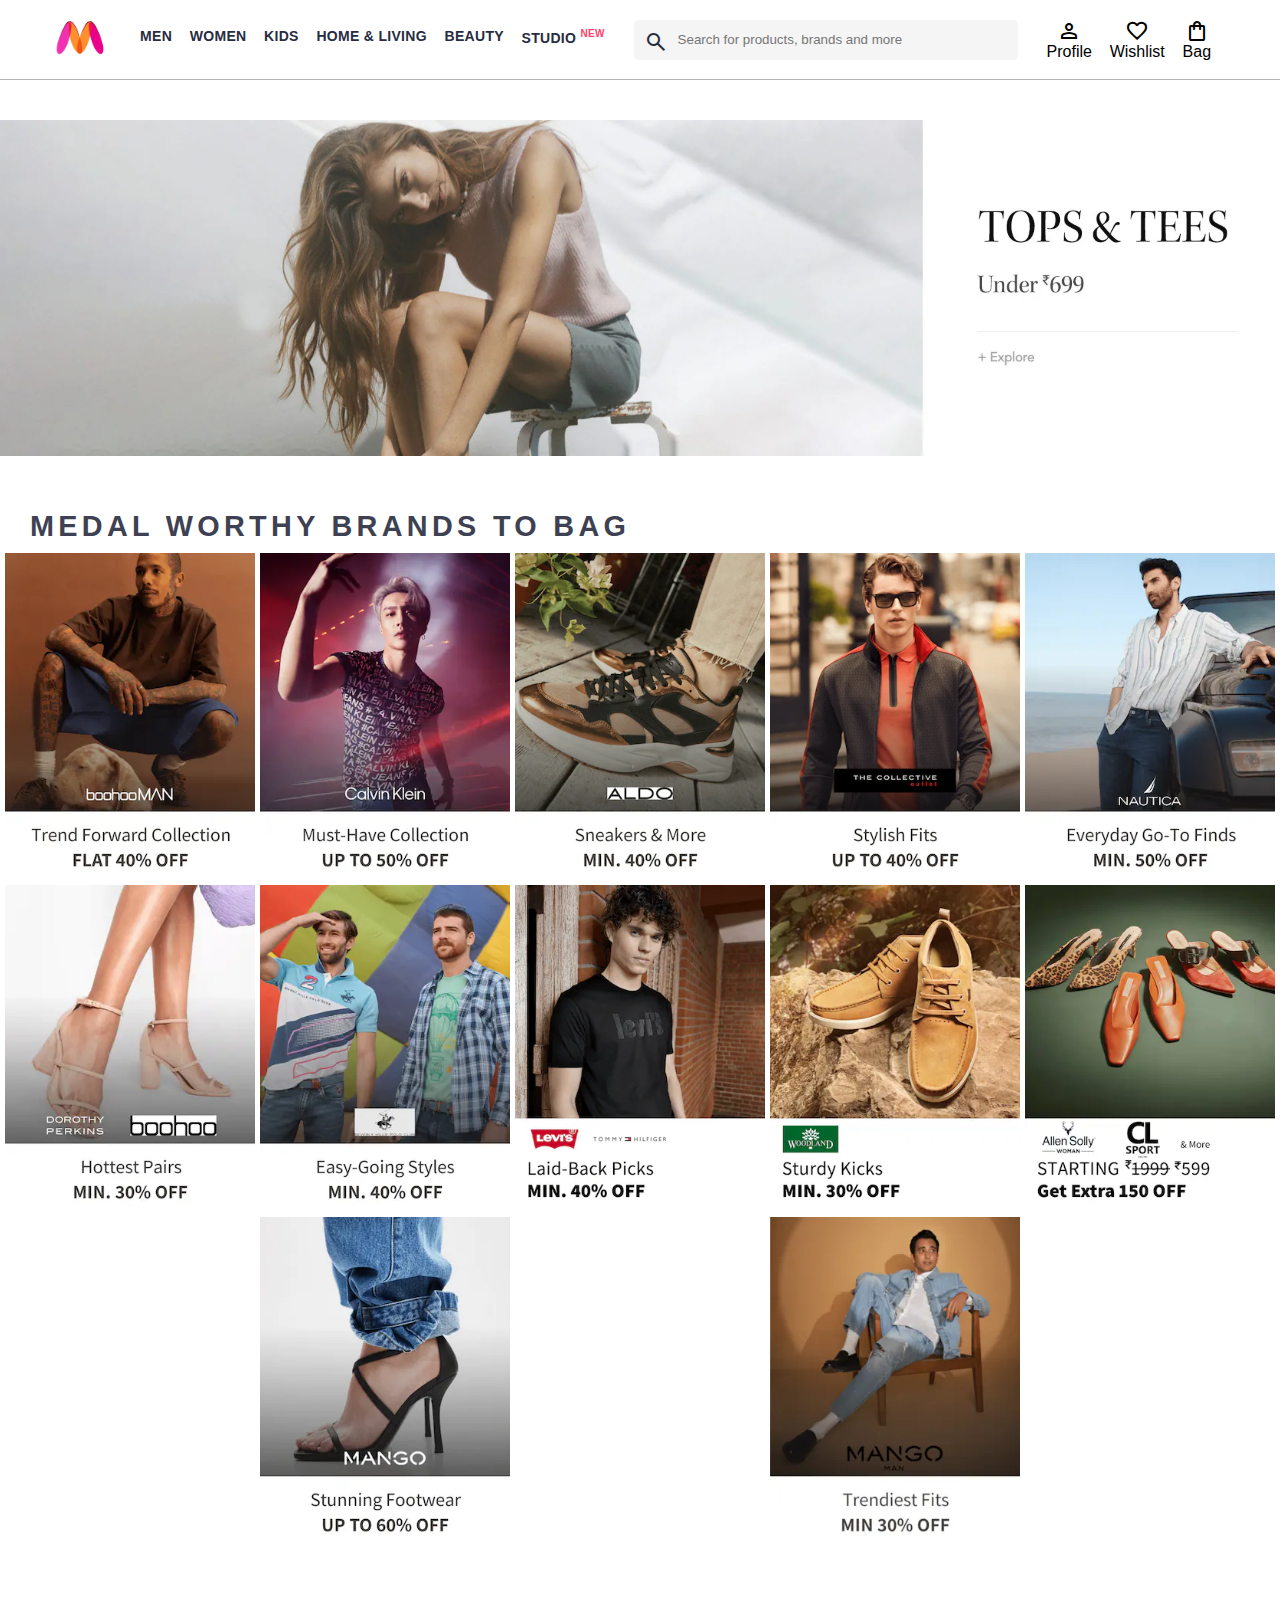
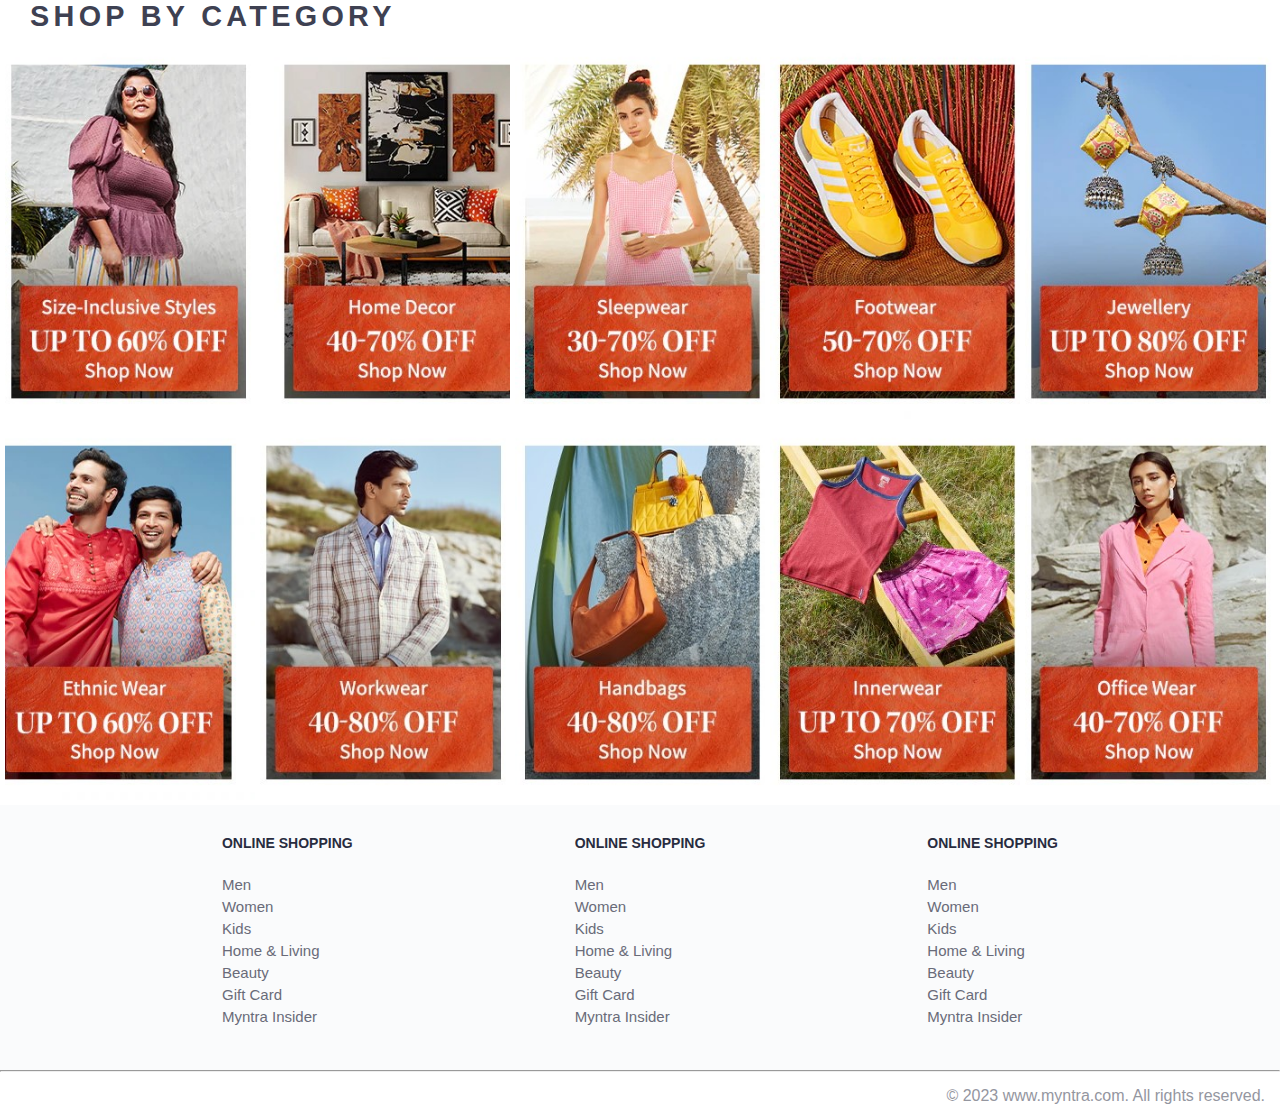
<file: MYNTRACLONE/index.html>
<!DOCTYPE html>
<html lang="en">
<head>
    <title>Myntra Clone</title>
    <link rel="stylesheet" href="style.css">
    <link rel="stylesheet" href="https://fonts.googleapis.com/css2?family=Material+Symbols+Outlined:opsz,wght,FILL,GRAD@20..48,100..700,0..1,-50..200" />
</head>
<body>
    <header>
        <div class="logo_container">
            <a href="#"><img class="myntra_home" src="myntra_logo.webp" alt="Myntra Home"></a>
        </div>
        <nav class="nav_bar">
            <a href="#">Men</a>
            <a href="#">Women</a>
            <a href="#">Kids</a>
            <a href="#">Home & Living</a>
            <a href="#">Beauty</a>
            <a href="#">Studio <sup>New</sup></a>
        </nav>
        <div class="search_bar">
            <span class="material-symbols-outlined search_icon">search</span>
            <input class="search_input" placeholder="Search for products, brands and more">
        </div>
        <div class="action_bar">
            <div class="action_container">
                <span class="material-symbols-outlined action_icon">person</span>
                <span class="action_name">Profile</span>
            </div>

            <div class="action_container">
                <span class="material-symbols-outlined action_icon">favorite</span>
                <span class="action_name">Wishlist</span>
            </div>

            <div class="action_container">
                <span class="material-symbols-outlined action_icon">shopping_bag</span>
                <span class="action_name">Bag</span>
            </div>
        </div>
    </header>
    <main>
        <div class="banner_container">
            <img class="banner_image" src="banner.jpg" alt="Main Banner">
        </div>
        <div class="category_heading">MEDAL WORTHY BRANDS TO BAG</div>
        <div class="category_items">
            <a href="#"><img class="sale_item" src="1 (1).png"></a>
            <a href="#"><img class="sale_item" src="2 (1).png"></a>
            <a href="#"><img class="sale_item" src="3 (1).png"></a>
            <a href="#"><img class="sale_item" src="4 (1).png"></a>
            <a href="#"><img class="sale_item" src="5 (1).png"></a>
            <a href="#"><img class="sale_item" src="6 (1).png"></a>
            <a href="#"><img class="sale_item" src="7 (1).png"></a>
            <a href="#"><img class="sale_item" src="8 (1).png"></a>
            <a href="#"><img class="sale_item" src="9 (1).png"></a>
            <a href="#"><img class="sale_item" src="10 (1).png"></a>
            <a href="#"><img class="sale_item" src="11 (1).png"></a>
            <a href="#"><img class="sale_item" src="12 (1).png"></a>
        </div>

        <div class="category_heading">SHOP BY CATEGORY</div>
        <div class="category_items">
            <a href="#"><img class="sale_item" src="1.jpg"></a>
            <a href="#"><img class="sale_item" src="2.jpg"></a>
            <a href="#"><img class="sale_item" src="3.jpg"></a>
            <a href="#"><img class="sale_item" src="4.jpg"></a>
            <a href="#"><img class="sale_item" src="5.jpg"></a>
            <a href="#"><img class="sale_item" src="6.jpg"></a>
            <a href="#"><img class="sale_item" src="7.jpg"></a>
            <a href="#"><img class="sale_item" src="8.jpg"></a>
            <a href="#"><img class="sale_item" src="9.jpg"></a>
            <a href="#"><img class="sale_item" src="10.jpg"></a>
        </div>
    </main>
    <footer>
        <div class="footer_container">
            <div class="footer_column">
                <h3>ONLINE SHOPPING</h3>

                <a href="#">Men</a>
                <a href="#">Women</a>
                <a href="#">Kids</a>
                <a href="#">Home & Living</a>
                <a href="#">Beauty</a>
                <a href="#">Gift Card</a>
                <a href="#">Myntra Insider</a>
            </div>

            <div class="footer_column">
                <h3>ONLINE SHOPPING</h3>

                <a href="#">Men</a>
                <a href="#">Women</a>
                <a href="#">Kids</a>
                <a href="#">Home & Living</a>
                <a href="#">Beauty</a>
                <a href="#">Gift Card</a>
                <a href="#">Myntra Insider</a>
            </div>

            <div class="footer_column">
                <h3>ONLINE SHOPPING</h3>

                <a href="#">Men</a>
                <a href="#">Women</a>
                <a href="#">Kids</a>
                <a href="#">Home & Living</a>
                <a href="#">Beauty</a>
                <a href="#">Gift Card</a>
                <a href="#">Myntra Insider</a>
            </div>
        </div>
        <hr>

        <div class="copyright">
            © 2023 www.myntra.com. All rights reserved.
        </div>
    </footer>
</body>
</html>
</file>
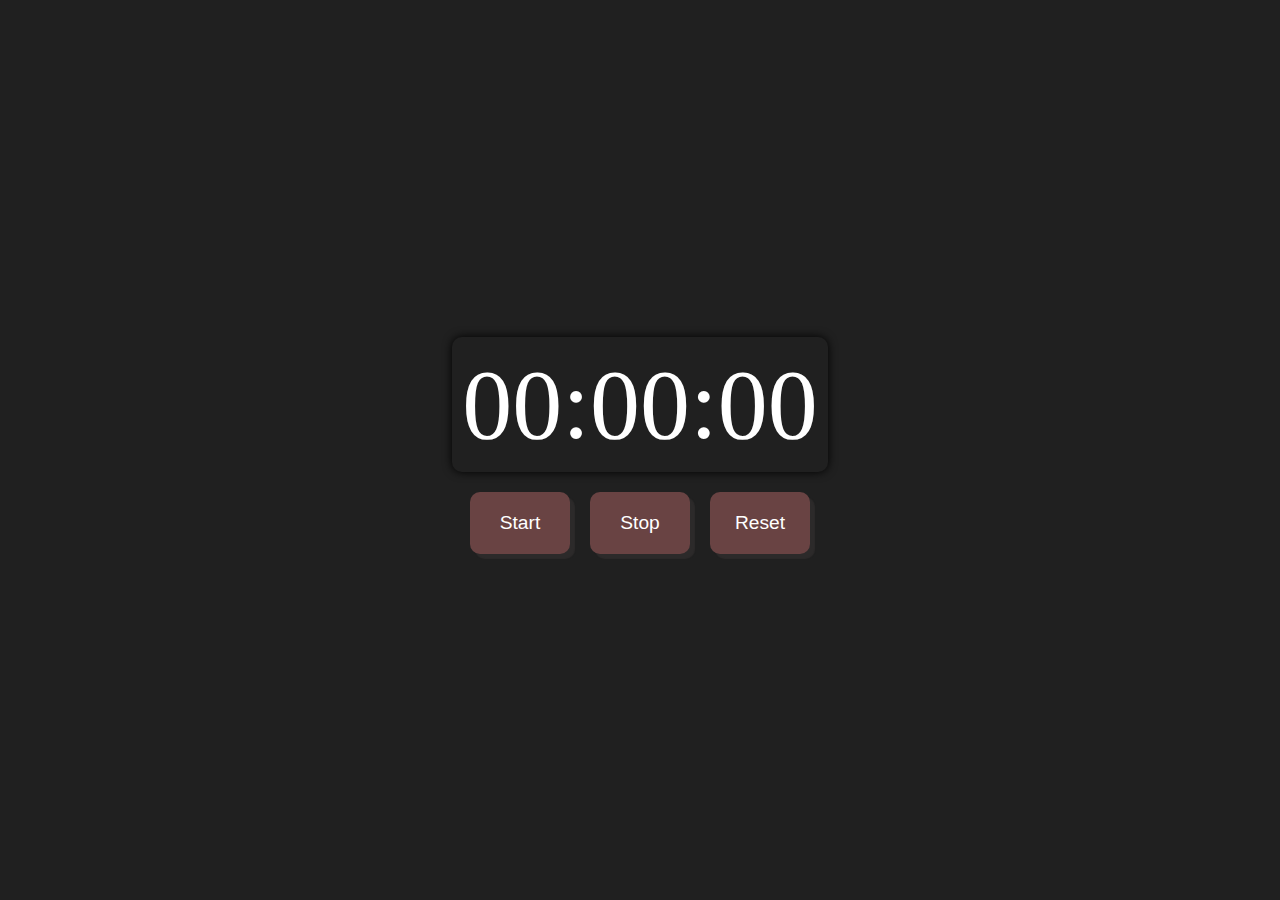
<file: STOPTIMER/index.html>
<!DOCTYPE html>
<html lang="en">
<head>
    <meta charset="UTF-8">
    <meta http-equiv="X-UA-Compatible" content="IE=edge">
    <meta name="viewport" content="width=device-width, initial-scale=1.0">
    <title>Document</title>
    <link rel="stylesheet" href="style.css">
</head>
<body>
    <div class="container">
        <div id="stopwatch">
            00:00:00
        </div>
        <div id="buttons">
            <button onclick="startTimer()">Start</button>
            <button onclick="stopTimer()">Stop</button>
            <button onclick="resetTimer()">Reset</button>
        </div>
    </div>
    <script src="main.js"></script>
</body>
</html>
</file>
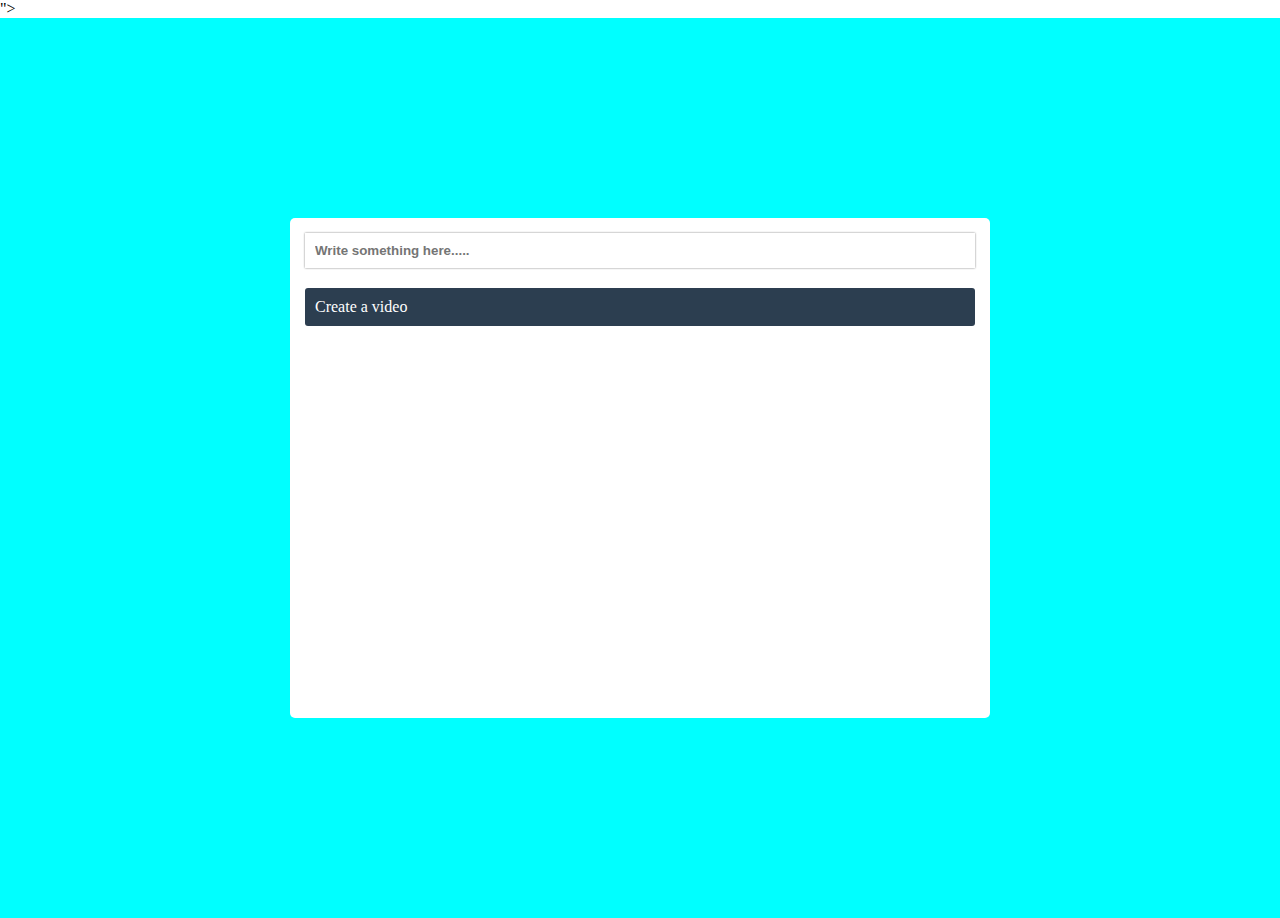
<file: TODOLIST/todo.html>
<!DOCTYPE html>
<html lang="en">
<head>
    <meta charset="UTF-8">
    <meta name="viewport" content="width=device-width, initial-scale=1.0">
    <title>Document</title>
    <link rel="stylesheet" href="todo.css">
    <link rel="stylesheet" href="https://cdnjs.cloudflare.com/ajax/libs/font-awesome/6.5.1/css/all.min.css" integrity="sha512-DTOQO9RWCH3ppGqcWaEA1BIZOC6xxalwEsw9c2QQeAIftl+Vegovlnee1c9QX4TctnWMn13TZye+giMm8e2LwA==" crossorigin="anonymous" referrerpolicy="no-referrer" />">
</head>
<body>
    <main>
        <div class="box">
            <input type="text" id="item" placeholder="Write something here.....">
            <ul id="todobox">
                <li>Create a video
                    <i class="fa-solid fa-circle-xmark"></i>
                </li>
            
            </ul>
        </div>
    </main>
    <script src="https://kit.fantawesome.com/bf520e6492.js" crossorigin="anonymous"></script>
    <script src="todo.js"></script>
</body>
</html>
</file>
<file: MYNTRACLONE/style.css>
* {
    margin: 0;
    padding: 0;
    font-family: Assistant,-apple-system,BlinkMacSystemFont,Segoe UI,Roboto,Helvetica,Arial,sans-serif;
    box-sizing: border-box;
}
header {
    display: flex;
    background-color: #ffffff;
    height: 80px;
    justify-content: space-between;
    align-items: center;
    border-bottom: 1px solid #b6b1b1;
}
.myntra_home {
    height: 45px;
}
.logo_container {
    margin-left: 4%;
}
.action_bar {
    margin-right: 4%;
}
.nav_bar {
    display: flex;
    min-width: 500px;
    justify-content: space-evenly;
}
.nav_bar a {
    font-size: 14px;
    letter-spacing: .3px;
    color: #282c3f;
    font-weight: 700;
    text-transform: uppercase;
    text-decoration: none;
    padding: 28px 0;
    border-bottom: 5px solid #ffffff;
}
.nav_bar a:hover {
    border-bottom: 4px solid #f54e77;
}

.nav_bar a sup {
    color: #ff3f6c;
    font-size: 10px;
}

.search_bar {
    height: 40px;
    min-width: 200px;
    width: 30%;
    display: flex;
    align-items: center;
}
.search_icon {
    box-sizing: content-box;
    height: 20px;
    padding: 10px;

    background-color: #f5f5f6;
    color: #282c3f;
    font-weight: 300;
    border-radius: 4px 0 0 4px;
}
.search_input {
    color: #696e79;
    background-color: #f5f5f6;
    flex-grow: 1;
    height: 40px;
    border: 0;
    border-radius: 0 4px 4px 0;
}

.action_bar {
    display: flex;
    min-width: 200px;
    justify-content: space-evenly;
}

.action_container {
    display: flex;
    flex-direction: column;
    align-items: center;
}

/* Main section */
.banner_container {
    margin: 40px 0;
}
.banner_image {
    width: 100%;
}

.category_heading {
    text-transform: uppercase;
    color: #3e4152;
    letter-spacing: .15em;
    font-size: 1.8em;
    margin: 50px 0 10px 30px;
    max-height: 5em;
    font-weight: 700;
}

.category_items {
    display: flex;
    flex-wrap: wrap;
    justify-content: space-evenly;
}

.sale_item {
    width: 250px;
}

.footer_container {
    padding: 30px 0px 40px 0px;
    background: #FAFBFC;
    display: flex;
    justify-content: space-evenly;
}

.footer_column {
    display: flex;
    flex-direction: column;
}

.footer_column h3 {
    color: #282c3f;
    font-size: 14px;
    margin-bottom: 25px;
}

.footer_column a {
    color: #696b79;
    font-size: 15px;
    text-decoration: none;
    padding-bottom: 5px;
}

.copyright {
    color: #94969f;
    text-align: end;
    padding: 15px;
}
</file>
<file: STOPTIMER/style.css>
*{
    margin: 0;
    padding: 0;
}
.container {
    background: #202020;
    display: flex;
    justify-content: center;
    align-items: center;
    height: 100vh;
    flex-direction: column;
}
#stopwatch{
    font-size: 100px;
    box-shadow: 0px 0px 10px black;
    padding: 10px;
    color: white;
    border-radius: 10px;
    margin-bottom: 10px;
}
#buttons{
    display: flex;
}
button{
    padding: 20px;
    background-color: #694343;
    border:none;
    border-radius: 10px;
    color: white;
    font-size: larger;
    margin: 10px;
    width:100px;
    box-shadow: 5px 5px 1px rgba(56, 51, 51, 0.5);
    transition: all 0.5s;
}
button:hover{
    cursor:pointer;
}
button:active{
    box-shadow: none;
    transition: all 0.5;
}
</file>
<file: TODOLIST/todo.css>
@import url('https://fonts.googleapis.com/css2?family=open+sans:wght@300&display=swap');
*{
    padding: 0;
    margin: 0;
    box-sizing: border-box;
}
main{
    width: 100%;
    height: 100vh;
    background-color: aqua;
    display: flex;
    justify-content: center;
    align-items: center;

}
.box{
    width: 700px;
    min-height: 500px;
    background-color: white;
    border-radius: 5px;
    padding: 15px;
}
#item{
    width:100%;
    padding: 10px;
    border: 0;
    outline: 0;
    display: block;
    box-shadow: 0px 0px 2px grey;
    font-weight: bold;
}
#todobox{
    margin-top: 20px;
    list-style: none;
}
#todobox li{
    background-color: #2c3e50;
    color: white;
    padding: 10px;
    border-radius:3px;
    position: relative;
    padding-right: 30px;
    text-align: justify;
    margin-top: 10px;
}
#todobox li i{
 position: absolute;
 right:10px;
 top:10px;

}
</file>
